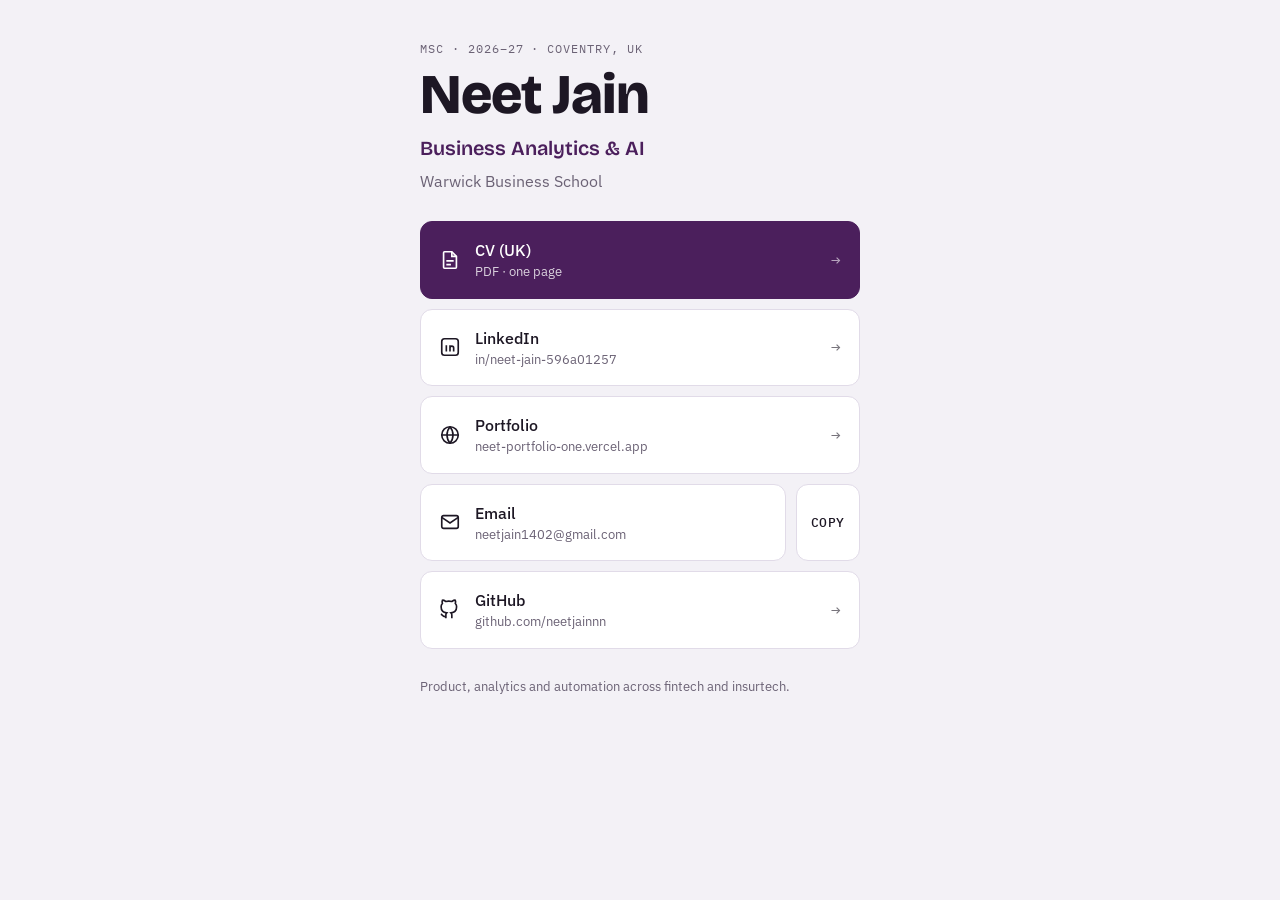
<file: links/index.html>
<!doctype html>
<html lang="en">
<head>
<meta charset="utf-8">
<meta name="viewport" content="width=device-width, initial-scale=1, viewport-fit=cover">
<meta name="description" content="Neet Jain — CV, LinkedIn, portfolio, email and GitHub.">
<title>Neet Jain Links</title>
<link rel="preconnect" href="https://fonts.googleapis.com">
<link rel="stylesheet" href="https://fonts.googleapis.com/css2?family=Bricolage+Grotesque:opsz,wght@12..96,600;12..96,800&family=IBM+Plex+Sans:wght@400;500&family=IBM+Plex+Mono:wght@500&display=swap">
<style>
/* Layout: one narrow phone-first column — name card, then five stacked link rows in priority order */
:root{
  --bg:#f3f1f6; --surface:#ffffff; --ink:#1d1724; --muted:#6b6275;
  --accent:#4b1f5c; --accent-ink:#ffffff; --line:#e1dbe8;
  --display:"Bricolage Grotesque",ui-sans-serif,system-ui,sans-serif;
  --body:"IBM Plex Sans",ui-sans-serif,system-ui,sans-serif;
  --mono:"IBM Plex Mono",ui-monospace,monospace;
}
@media (prefers-color-scheme: dark){:root:not([data-theme="light"]){
  --bg:#141018; --surface:#1f1925; --ink:#f1ecf5; --muted:#a59cae;
  --accent:#c9a3dc; --accent-ink:#1a1020; --line:#342b3c; color-scheme:dark}}
:root[data-theme="dark"]{
  --bg:#141018; --surface:#1f1925; --ink:#f1ecf5; --muted:#a59cae;
  --accent:#c9a3dc; --accent-ink:#1a1020; --line:#342b3c; color-scheme:dark}
*{box-sizing:border-box}
body{margin:0;background:var(--bg);color:var(--ink);font-family:var(--body);font-size:16px;line-height:1.5;padding-inline:16px;padding-block:40px 48px}
main{max-width:440px;margin:0 auto;display:flex;flex-direction:column;gap:28px}
header{display:flex;flex-direction:column;gap:6px}
.mono{font-family:var(--mono);font-size:12px;letter-spacing:.08em;text-transform:uppercase;color:var(--muted)}
h1{font-family:var(--display);font-weight:800;font-size:clamp(40px,12vw,56px);line-height:.95;margin:4px 0 6px;letter-spacing:-.02em;text-wrap:balance}
.role{font-family:var(--display);font-weight:600;font-size:20px;color:var(--accent);margin:0}
.school{margin:0;color:var(--muted)}
nav{display:flex;flex-direction:column;gap:10px}
a.row{display:flex;align-items:center;gap:14px;padding:16px 18px;background:var(--surface);border:1px solid var(--line);border-radius:12px;color:var(--ink);text-decoration:none;transition:transform .15s,border-color .15s}
a.row:hover,a.row:focus-visible{border-color:var(--accent);transform:translateY(-1px);outline:none}
a.row.primary{background:var(--accent);color:var(--accent-ink);border-color:var(--accent)}
a.row.primary .sub{color:var(--accent-ink);opacity:.8}
.ic{width:22px;height:22px;flex:none}
.txt{display:flex;flex-direction:column;min-width:0;flex:1}
.lbl{font-weight:500}
.sub{font-size:13px;color:var(--muted);overflow-wrap:anywhere}
.arr{font-family:var(--mono);opacity:.6}
.mail{display:flex;gap:10px;align-items:stretch}
.mail a.row{flex:1;min-width:0}
button{font:500 13px var(--mono);letter-spacing:.04em;text-transform:uppercase;padding:0 14px;border-radius:12px;border:1px solid var(--line);background:var(--surface);color:var(--ink);cursor:pointer}
button:focus-visible{outline:2px solid var(--accent);outline-offset:2px}
footer{color:var(--muted);font-size:13px}
@media (prefers-reduced-motion:reduce){a.row{transition:none}}
</style>
</head>
<body>

<main>
  <header>
    <span class="mono">MSc · 2026–27 · Coventry, UK</span>
    <h1>Neet Jain</h1>
    <p class="role">Business Analytics &amp; AI</p>
    <p class="school">Warwick Business School</p>
  </header>

  <nav>
    <a class="row primary" href="https://neet-portfolio-one.vercel.app/Neet_Jain_UK_CV.pdf" target="_blank" rel="noopener">
      <svg class="ic" viewBox="0 0 24 24" fill="none" stroke="currentColor" stroke-width="1.8"><path d="M14 3H6a1 1 0 0 0-1 1v16a1 1 0 0 0 1 1h12a1 1 0 0 0 1-1V8z"/><path d="M14 3v5h5M8 13h8M8 17h5"/></svg>
      <span class="txt"><span class="lbl">CV (UK)</span><span class="sub">PDF · one page</span></span><span class="arr">→</span>
    </a>
    <a class="row" href="https://www.linkedin.com/in/neet-jain-596a01257/" target="_blank" rel="noopener">
      <svg class="ic" viewBox="0 0 24 24" fill="none" stroke="currentColor" stroke-width="1.8"><rect x="3" y="3" width="18" height="18" rx="3"/><path d="M8 10v7M8 7v.01M12 17v-4a2 2 0 0 1 4 0v4M12 10v7"/></svg>
      <span class="txt"><span class="lbl">LinkedIn</span><span class="sub">in/neet-jain-596a01257</span></span><span class="arr">→</span>
    </a>
    <a class="row" href="https://neet-portfolio-one.vercel.app/" target="_blank" rel="noopener">
      <svg class="ic" viewBox="0 0 24 24" fill="none" stroke="currentColor" stroke-width="1.8"><circle cx="12" cy="12" r="9"/><path d="M3 12h18M12 3a14 14 0 0 1 0 18M12 3a14 14 0 0 0 0 18"/></svg>
      <span class="txt"><span class="lbl">Portfolio</span><span class="sub">neet-portfolio-one.vercel.app</span></span><span class="arr">→</span>
    </a>
    <div class="mail">
      <a class="row" href="mailto:neetjain1402@gmail.com?subject=Hello%20from%20the%20career%20fair">
        <svg class="ic" viewBox="0 0 24 24" fill="none" stroke="currentColor" stroke-width="1.8"><rect x="3" y="5" width="18" height="14" rx="2"/><path d="m3 7 9 6 9-6"/></svg>
        <span class="txt"><span class="lbl">Email</span><span class="sub" id="addr">neetjain1402@gmail.com</span></span>
      </a>
      <button id="copy" type="button">Copy</button>
    </div>
    <a class="row" href="https://github.com/neetjainnn" target="_blank" rel="noopener">
      <svg class="ic" viewBox="0 0 24 24" fill="none" stroke="currentColor" stroke-width="1.8"><path d="M8 19c-4 1.3-4-2-6-2.5M14 21v-3.5a3 3 0 0 0-.9-2.4c3-.3 6.1-1.5 6.1-6.6a5 5 0 0 0-1.4-3.6 4.7 4.7 0 0 0-.1-3.6s-1.1-.3-3.7 1.4a12.7 12.7 0 0 0-6.6 0C4.9 1 3.8 1.3 3.8 1.3a4.7 4.7 0 0 0-.1 3.6 5 5 0 0 0-1.4 3.6c0 5.1 3.1 6.3 6.1 6.6a3 3 0 0 0-.9 2.4V21"/></svg>
      <span class="txt"><span class="lbl">GitHub</span><span class="sub">github.com/neetjainnn</span></span><span class="arr">→</span>
    </a>
  </nav>

  <footer>Product, analytics and automation across fintech and insurtech.</footer>
</main>

<script>
document.getElementById('copy').addEventListener('click', function(){
  var b=this, t=document.getElementById('addr').textContent;
  function done(){b.textContent='Copied';setTimeout(function(){b.textContent='Copy'},1600)}
  try{navigator.clipboard.writeText(t).then(done,sel)}catch(e){sel()}
  function sel(){var r=document.createRange();r.selectNodeContents(document.getElementById('addr'));var s=getSelection();s.removeAllRanges();s.addRange(r)}
});
</script>
</body>
</html>
</file>
